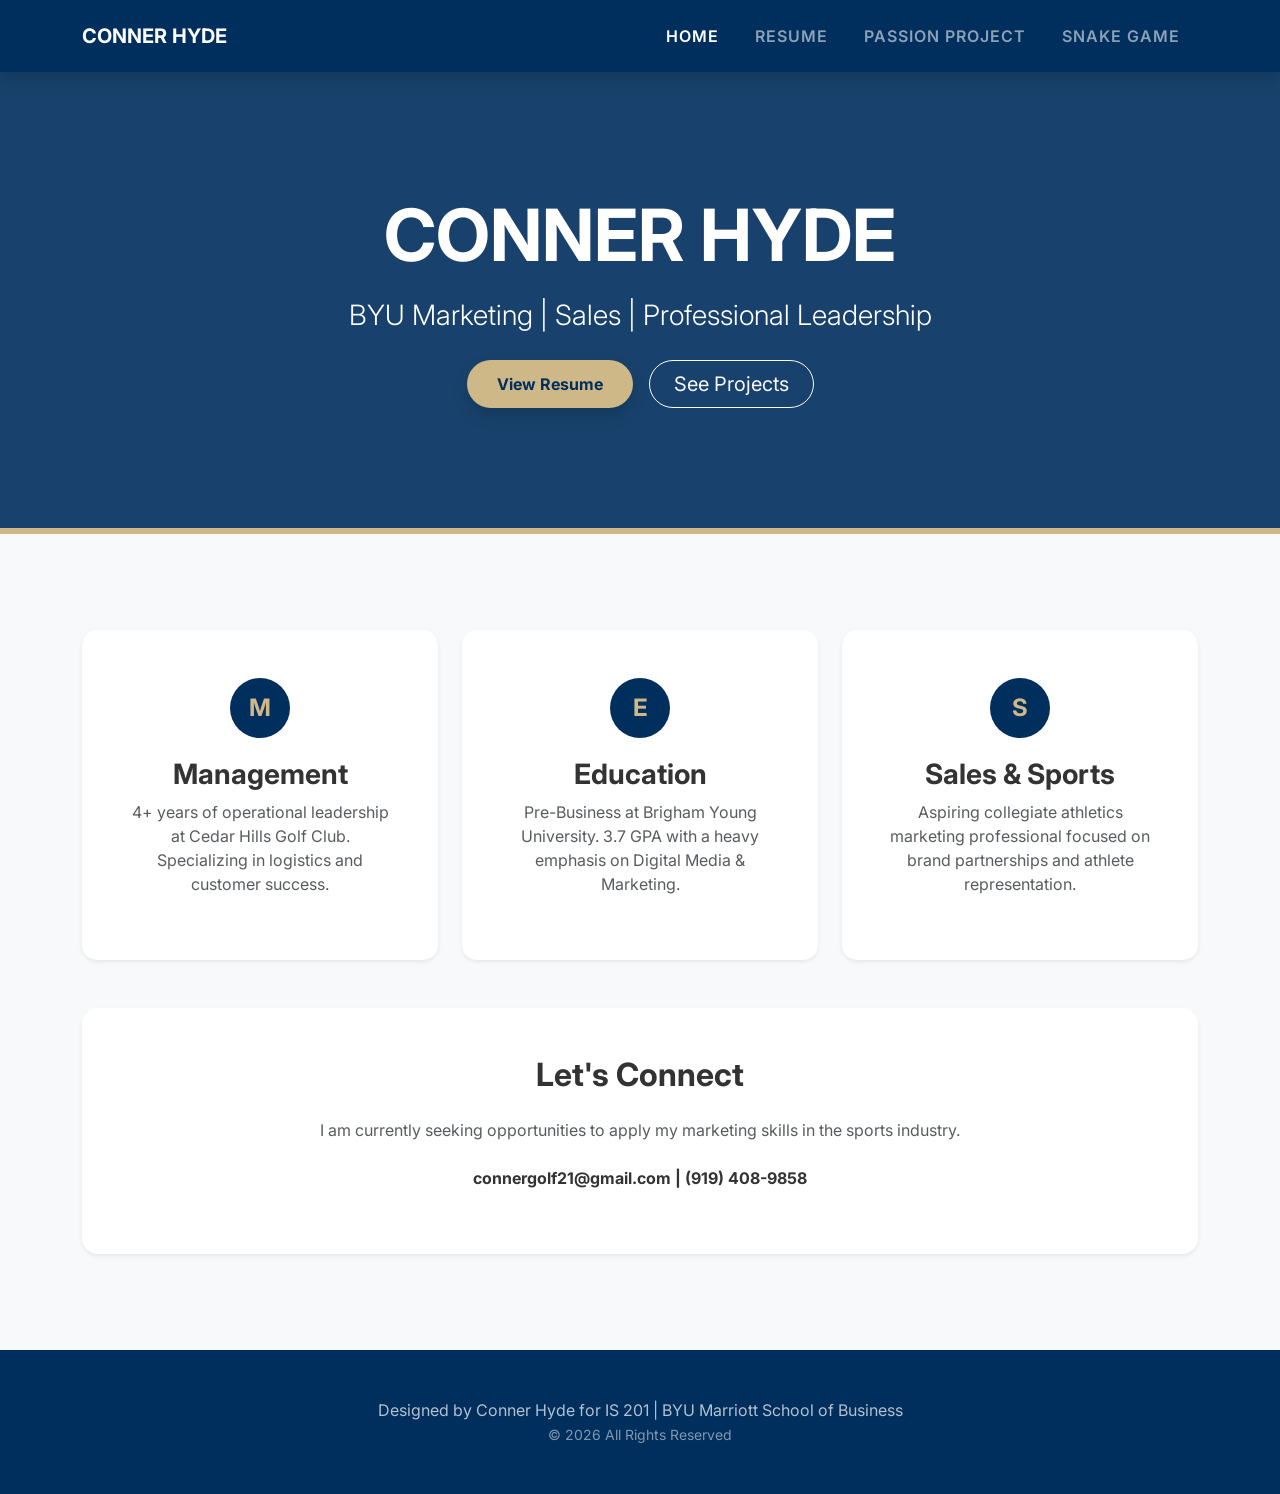
<file: index.html>
<!DOCTYPE html>
<html lang="en">
<head>
    <meta charset="UTF-8">
    <meta name="viewport" content="width=device-width, initial-scale=1.0">
    <title>Conner Hyde | Professional Portfolio</title>
    <link href="https://cdn.jsdelivr.net/npm/bootstrap@5.3.0/dist/css/bootstrap.min.css" rel="stylesheet">
    <link href="https://fonts.googleapis.com/css2?family=Inter:wght@400;700&display=swap" rel="stylesheet">
    
    <style>
        :root {
            --byu-navy: #002e5d;
            --accent-gold: #ceb888;
        }

        body {
            font-family: 'Inter', sans-serif;
            background-color: #f8f9fa;
            color: #333;
        }

        /* High-end Hero Section */
        .hero-section {
            background: linear-gradient(rgba(0, 46, 93, 0.9), rgba(0, 46, 93, 0.9)), 
                        url('https://images.unsplash.com/photo-1497366216548-37526070297c?auto=format&fit=crop&w=1200'); /* Professional office background */
            background-size: cover;
            background-position: center;
            color: white;
            padding: 120px 0;
            border-bottom: 6px solid var(--accent-gold);
        }

        .navbar {
            background-color: var(--byu-navy) !important;
            padding: 1rem 0;
        }

        .nav-link {
            font-weight: 600;
            text-transform: uppercase;
            letter-spacing: 1px;
            margin: 0 10px;
        }

        .nav-link:hover {
            color: var(--accent-gold) !important;
        }

        /* Professional Cards */
        .feature-card {
            border: none;
            border-radius: 15px;
            transition: transform 0.3s ease, box-shadow 0.3s ease;
            background: white;
            height: 100%;
        }

        .feature-card:hover {
            transform: translateY(-10px);
            box-shadow: 0 15px 30px rgba(0,0,0,0.1);
        }

        .icon-circle {
            width: 60px;
            height: 60px;
            background-color: var(--byu-navy);
            color: var(--accent-gold);
            border-radius: 50%;
            display: flex;
            align-items: center;
            justify-content: center;
            margin: 0 auto 20px;
            font-size: 24px;
            font-weight: bold;
        }

        .btn-gold {
            background-color: var(--accent-gold);
            color: var(--byu-navy);
            font-weight: bold;
            border-radius: 30px;
            padding: 12px 30px;
            border: none;
            transition: 0.3s;
        }

        .btn-gold:hover {
            background-color: white;
            color: var(--byu-navy);
            transform: scale(1.05);
        }

        footer {
            background-color: var(--byu-navy);
            color: rgba(255,255,255,0.7);
        }
    </style>
</head>
<body>

    <nav class="navbar navbar-expand-lg navbar-dark sticky-top shadow">
        <div class="container">
            <a class="navbar-brand fw-bold" href="Index.html">CONNER HYDE</a>
            <button class="navbar-toggler" type="button" data-bs-toggle="collapse" data-bs-target="#navbarNav">
                <span class="navbar-toggler-icon"></span>
            </button>
            <div class="collapse navbar-collapse" id="navbarNav">
                <ul class="navbar-nav ms-auto">
                    <li class="nav-item"><a class="nav-link active" href="Index.html">Home</a></li>
                    <li class="nav-item"><a class="nav-link" href="resume.html">Resume</a></li>
                    <li class="nav-item"><a class="nav-link" href="scratch.html">Passion Project</a></li>
                    <li class="nav-item"><a class="nav-link" href="WebApp.html">Snake Game</a></li>
                </ul>
            </div>
        </div>
    </nav>

    <header class="hero-section text-center">
        <div class="container">
            <h1 class="display-2 fw-bold mb-3">CONNER HYDE</h1>
            <p class="lead fs-3 mb-4">BYU Marketing | Sales | Professional Leadership</p>
            <div class="d-flex justify-content-center gap-3">
                <a href="resume.html" class="btn btn-gold shadow">View Resume</a>
                <a href="scratch.html" class="btn btn-outline-light btn-lg rounded-pill px-4">See Projects</a>
            </div>
        </div>
    </header>

    <main class="container my-5 py-5">
        <div class="row g-4">
            <div class="col-md-4">
                <div class="feature-card p-5 text-center shadow-sm">
                    <div class="icon-circle">M</div>
                    <h3 class="fw-bold">Management</h3>
                    <p class="text-muted">4+ years of operational leadership at Cedar Hills Golf Club. Specializing in logistics and customer success.</p>
                </div>
            </div>
            <div class="col-md-4">
                <div class="feature-card p-5 text-center shadow-sm">
                    <div class="icon-circle">E</div>
                    <h3 class="fw-bold">Education</h3>
                    <p class="text-muted">Pre-Business at Brigham Young University. 3.7 GPA with a heavy emphasis on Digital Media & Marketing.</p>
                </div>
            </div>
            <div class="col-md-4">
                <div class="feature-card p-5 text-center shadow-sm">
                    <div class="icon-circle">S</div>
                    <h3 class="fw-bold">Sales & Sports</h3>
                    <p class="text-muted">Aspiring collegiate athletics marketing professional focused on brand partnerships and athlete representation.</p>
                </div>
            </div>
        </div>

        <div class="mt-5 p-5 bg-white rounded-4 shadow-sm text-center">
            <h2 class="fw-bold mb-4">Let's Connect</h2>
            <p class="text-muted mb-4">I am currently seeking opportunities to apply my marketing skills in the sports industry.</p>
            <p class="fw-bold">connergolf21@gmail.com | (919) 408-9858</p>
        </div>
    </main>

    <footer class="py-5 text-center mt-5">
        <div class="container">
            <p class="mb-0">Designed by Conner Hyde for IS 201 | BYU Marriott School of Business</p>
            <small class="text-white-50">© 2026 All Rights Reserved</small>
        </div>
    </footer>

    <script src="https://cdn.jsdelivr.net/npm/bootstrap@5.3.0/dist/js/bootstrap.bundle.min.js"></script>
</body>
</html>
</file>
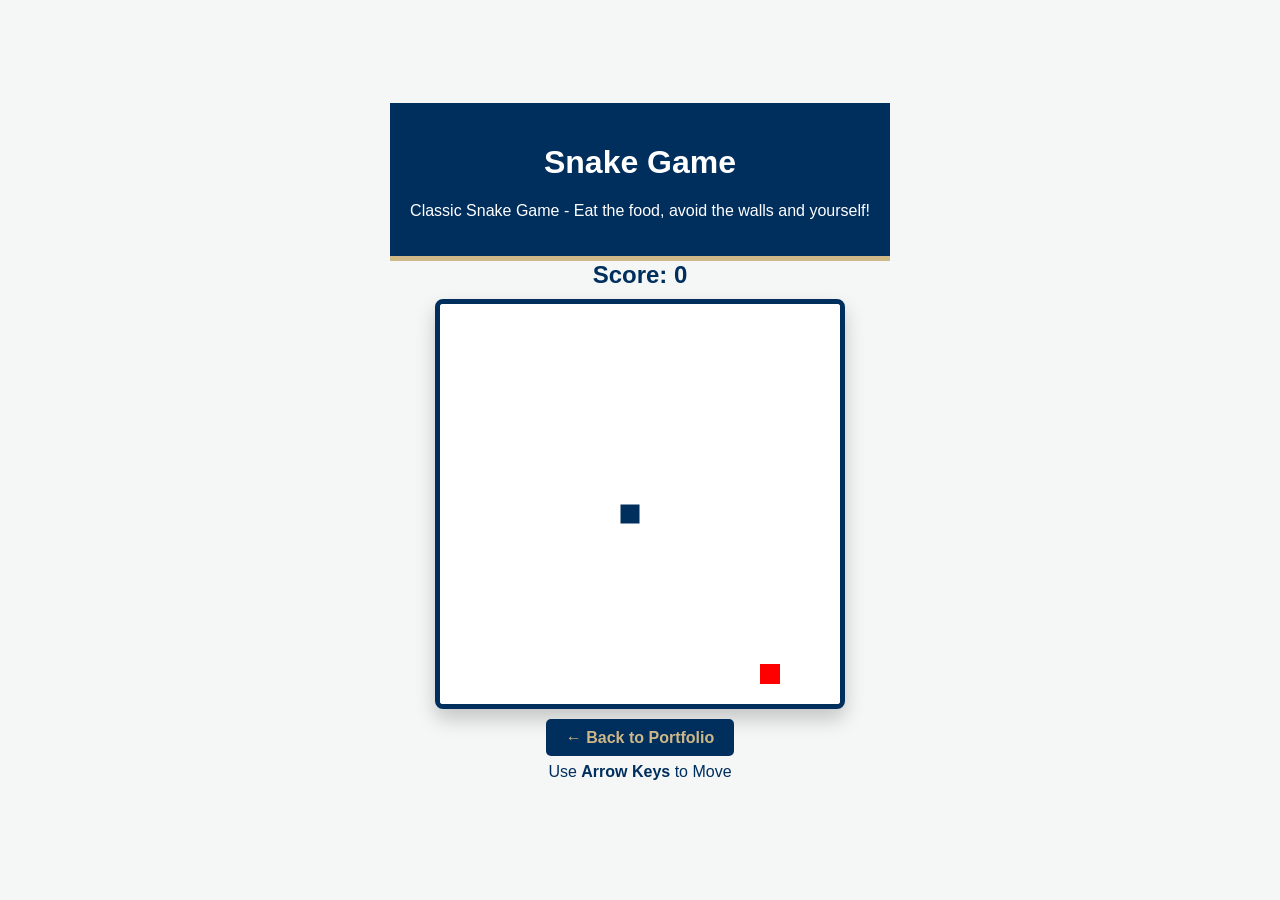
<file: WebApp.html>
<!DOCTYPE html>
<html lang="en">
<head>
    <meta charset="UTF-8">
    <title>Snake Game App</title>
    <style>
        /* Styling the game to look professional */
        body {
            display: flex;
            flex-direction: column;
            align-items: center;
            justify-content: center;
            height: 100vh;
            margin: 0;
            background-color: #f4f7f6;
            font-family: sans-serif;
            color: #002e5d;
        }
        canvas {
            border: 5px solid #002e5d;
            background-color: #fff;
            box-shadow: 0 10px 20px rgba(0,0,0,0.2);
            border-radius: 8px;
        }
        .score-board {
            font-size: 24px;
            font-weight: bold;
            margin-bottom: 10px;
        }
        .controls {
            margin-top: 20px;
            text-align: center;
        }
        .btn-back {
            text-decoration: none;
            color: #ceb888;
            background: #002e5d;
            padding: 10px 20px;
            border-radius: 5px;
            font-weight: bold;
        }
    </style>
</head>
<body>

    <header style="text-align: center; padding: 20px; background-color: #002e5d; color: white; border-bottom: 5px solid #ceb888;">
        <h1>Snake Game</h1>
        <p>Classic Snake Game - Eat the food, avoid the walls and yourself!</p>
    </header>



    <div class="score-board">Score: <span id="score">0</span></div>
    <canvas id="snakeGame" width="400" height="400"></canvas>

    <div class="controls">
        <a href="Index.html" class="btn-back">← Back to Portfolio</a>
        <p>Use <b>Arrow Keys</b> to Move</p>
    </div>

    <script>
        const canvas = document.getElementById("snakeGame");
        const ctx = canvas.getContext("2d");
        const scoreElement = document.getElementById("score");

        let box = 20;
        let score = 0;
        let snake = [{ x: 9 * box, y: 10 * box }];
        let food = {
            x: Math.floor(Math.random() * 19 + 1) * box,
            y: Math.floor(Math.random() * 19 + 1) * box
        };
        let d;

        document.addEventListener("keydown", direction);

        function direction(event) {
            if(event.keyCode == 37 && d != "RIGHT") d = "LEFT";
            else if(event.keyCode == 38 && d != "DOWN") d = "UP";
            else if(event.keyCode == 39 && d != "LEFT") d = "RIGHT";
            else if(event.keyCode == 40 && d != "UP") d = "DOWN";
        }

        function collision(head, array) {
            for(let i = 0; i < array.length; i++) {
                if(head.x == array[i].x && head.y == array[i].y) return true;
            }
            return false;
        }

        function draw() {
            ctx.fillStyle = "white";
            ctx.fillRect(0, 0, canvas.width, canvas.height);

            for(let i = 0; i < snake.length; i++) {
                ctx.fillStyle = (i == 0) ? "#002e5d" : "#ceb888"; // Navy head, Gold body
                ctx.fillRect(snake[i].x, snake[i].y, box, box);
                ctx.strokeStyle = "white";
                ctx.strokeRect(snake[i].x, snake[i].y, box, box);
            }

            ctx.fillStyle = "red";
            ctx.fillRect(food.x, food.y, box, box);

            let snakeX = snake[0].x;
            let snakeY = snake[0].y;

            if( d == "LEFT") snakeX -= box;
            if( d == "UP") snakeY -= box;
            if( d == "RIGHT") snakeX += box;
            if( d == "DOWN") snakeY += box;

            if(snakeX == food.x && snakeY == food.y) {
                score++;
                scoreElement.innerHTML = score;
                food = {
                    x: Math.floor(Math.random() * 19 + 1) * box,
                    y: Math.floor(Math.random() * 19 + 1) * box
                };
            } else {
                snake.pop();
            }

            let newHead = { x: snakeX, y: snakeY };

            if(snakeX < 0 || snakeX >= canvas.width || snakeY < 0 || snakeY >= canvas.height || collision(newHead, snake)) {
                clearInterval(game);
                alert("Game Over! Score: " + score);
                location.reload(); // Restarts the game
            }

            snake.unshift(newHead);
        }

        let game = setInterval(draw, 100);
    </script>
</body>
</html>
</file>
